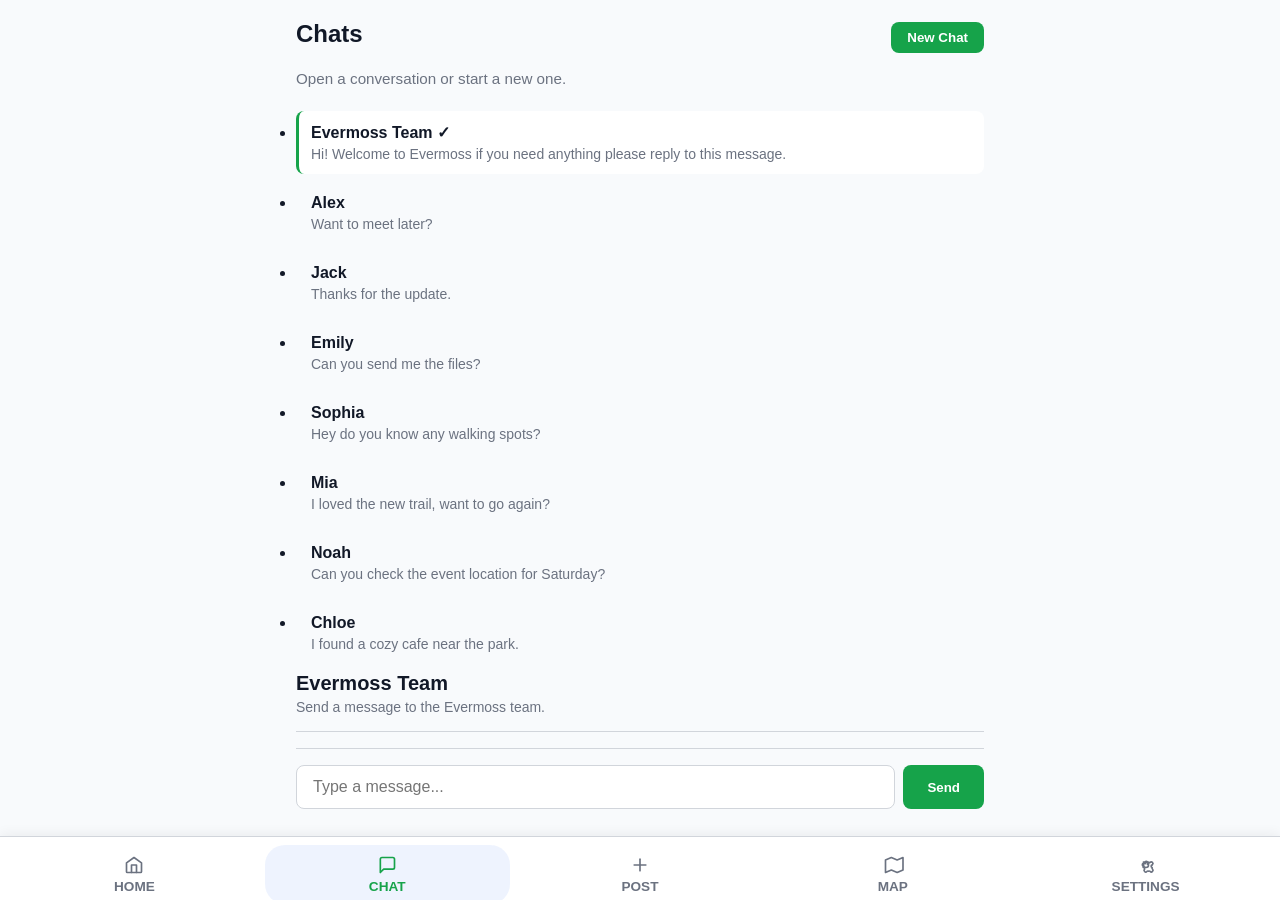
<file: Chat.html>
<!DOCTYPE html>
<html lang="en">
<head>
  <meta charset="UTF-8" />
  <meta name="viewport" content="width=device-width, initial-scale=1.0, viewport-fit=cover" />
  <title>Evermoss – Chat</title>
  <link rel="manifest" href="sw.js" />
  <meta name="theme-color" content="#2563eb" />
  <meta name="apple-mobile-web-app-capable" content="yes" />
  <meta name="apple-mobile-web-app-status-bar-style" content="default" />
  <link rel="stylesheet" href="styles.css" />
  <style>
  
  </style>
</head>
<body>

  <main>

    <div class="chat-app">
      <aside class="chat-list-panel">
        <div class="chat-list-header">
          <h1 class="page-title">Chats</h1>
          <button type="button" id="newChatBtn">New Chat</button>
        </div>
        <p class="page-subtitle">Open a conversation or start a new one.</p>
        <ul class="chat-list" id="chatList" aria-label="Recent chats">
          <li class="chat-item active" data-chat-id="1">
            <span class="chat-item-title">Evermoss Team ✓</span>
            <span class="chat-item-preview">Hi! Welcome to Evermoss if you need anything please reply to this message.</span>
          </li>
          <li class="chat-item" data-chat-id="2">
            <span class="chat-item-title">Alex</span>
            <span class="chat-item-preview">Want to meet later?</span>
          </li>
          <li class="chat-item" data-chat-id="3">
            <span class="chat-item-title">Jack</span>
            <span class="chat-item-preview">Thanks for the update.</span>
          </li>
          <li class="chat-item" data-chat-id="4">
            <span class="chat-item-title">Emily</span>
            <span class="chat-item-preview">Can you send me the files?</span>
          </li>
          <li class="chat-item" data-chat-id="5">
            <span class="chat-item-title">Sophia</span>
            <span class="chat-item-preview">Hey do you know any walking spots?</span>
          </li>
          <li class="chat-item" data-chat-id="6">
            <span class="chat-item-title">Mia</span>
            <span class="chat-item-preview">I loved the new trail, want to go again?</span>
          </li>
          <li class="chat-item" data-chat-id="7">
            <span class="chat-item-title">Noah</span>
            <span class="chat-item-preview">Can you check the event location for Saturday?</span>
          </li>
          <li class="chat-item" data-chat-id="8">
            <span class="chat-item-title">Chloe</span>
            <span class="chat-item-preview">I found a cozy cafe near the park.</span>
          </li>

      <section class="chat-container" aria-label="Chat conversation">
        <div class="chat-header">
          <h2 id="chatTitle">Evermoss Team</h2>
          <p id="chatSubtitle">Send a message to the Evermoss team.</p>
        </div>
        <div class="chat-messages" id="chatMessages"></div>
        <form class="chat-form" id="chatForm">
          <label for="messageInput" class="visually-hidden">Type your message</label>
          <input type="text" id="messageInput" name="message" placeholder="Type a message..." autocomplete="off" required />
          <button type="submit">Send</button>
        </form>
      </section>
    </div>

  </main>

 <
  <nav class="bottom-nav" aria-label="Main navigation">
    <a href="index.html" class="nav-btn"  aria-label="Home">
      <svg viewBox="0 0 24 24" aria-hidden="true">
        <path d="M3 9.5L12 3l9 6.5V20a1 1 0 0 1-1 1H4a1 1 0 0 1-1-1V9.5z"/>
        <path d="M9 21V12h6v9"/>
      </svg>
      Home
    </a>


    <a href="Chat.html" class="nav-btn active" aria-current="page" aria-label="Chat">
      <svg viewBox="0 0 24 24" aria-hidden="true">
        <path d="M21 15a2 2 0 0 1-2 2H8l-4 4V5a2 2 0 0 1 2-2h13a2 2 0 0 1 2 2z"/>
      </svg>
      Chat
    </a>

    <a href="Post.html" class="nav-btn" aria-label="Post">
      <svg viewBox="0 0 24 24" aria-hidden="true">
        <path d="M12 5v14"/>
        <path d="M5 12h14"/>
      </svg>
      Post
    </a>

    <!-- Button 4: MAP -->
    <a href="Map.html" class="nav-btn" aria-label="Map">
      <!-- Map icon -->
      <svg viewBox="0 0 24 24" aria-hidden="true">
        <path d="M3 6l7-3 7 3 7-3v15l-7 3-7-3-7 3V6z"/>
      </svg>
      Map
    </a>

    <a href="Settings.html" class="nav-btn" aria-label="Settings">
      <svg viewBox="0 0 24 24" aria-hidden="true">
        <circle cx="12" cy="12" r="3"/>
        <path d="M19.4 15a1.65 1.65 0 0 0 .33 1.82l.06.06a2 2 0 0 1-2.83 2.83l-.06-.06A1.65 1.65 0 0 0 15 19.4a1.65 1.65 0 0 0-1.82.33l-.06.06a2 2 0 0 1-2.83-2.83l.06-.06A1.65 1.65 0 0 0 8.6 15a1.65 1.65 0 0 0-.33-1.82l-.06-.06a2 2 0 0 1 2.83-2.83l.06.06A1.65 1.65 0 0 0 9 8.6a1.65 1.65 0 0 0 1.82-.33l.06-.06a2 2 0 0 1 2.83 2.83l-.06.06A1.65 1.65 0 0 0 15 8.6a1.65 1.65 0 0 0 1.82.33l.06-.06a2 2 0 0 1 2.83 2.83l-.06.06A1.65 1.65 0 0 0 19.4 15z"/>
      </svg>
      Settings
    </a>

  </nav>

  <script src="sw.js"></script>

</body>
</html>
</file>
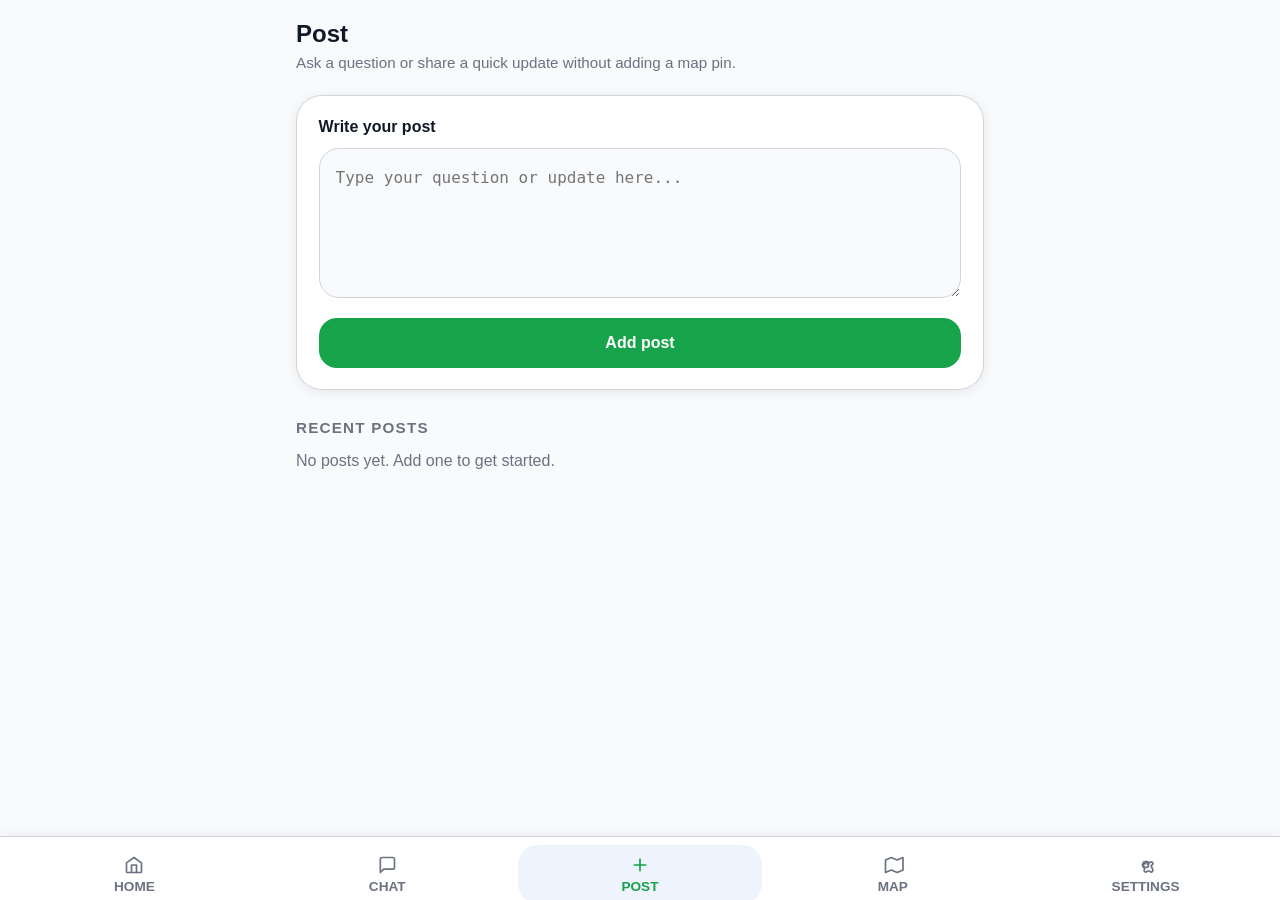
<file: Post.html>
<!DOCTYPE html>
<html lang="en">
<head>
  <meta charset="UTF-8" />
  <meta name="viewport" content="width=device-width, initial-scale=1.0, viewport-fit=cover" />
  <title>My App - Post</title>
  <link rel="manifest" href="manifest.json" />
  <meta name="theme-color" content="#2563eb" />
  <meta name="apple-mobile-web-app-capable" content="yes" />
  <meta name="apple-mobile-web-app-status-bar-style" content="default" />
  <link rel="stylesheet" href="styles.css" />
  <style>
  
  </style>
</head>
<body>

  <main>

    <h1 class="page-title">Post</h1>
    <p class="page-subtitle">Ask a question or share a quick update without adding a map pin.</p>

    <section class="post-form-section">
      <form id="postForm" class="post-form" onsubmit="event.preventDefault(); const text = this.postText.value.trim(); if (!text) { this.postText.focus(); return false; } const card = document.createElement('article'); card.className='post-card'; const message = document.createElement('p'); message.textContent = text; const time = document.createElement('time'); const now = new Date(); time.dateTime = now.toISOString(); time.textContent = new Intl.DateTimeFormat(navigator.language, { dateStyle: 'medium', timeStyle: 'short' }).format(now); card.append(message, time); const posts = document.getElementById('posts'); posts.prepend(card); const emptyState = document.getElementById('emptyState'); emptyState.hidden = posts.children.length > 0; this.postText.value = ''; this.postText.focus(); return false;">
        <label for="postText">Write your post</label>
        <textarea id="postText" name="postText" placeholder="Type your question or update here..." required></textarea>
        <button type="submit">Add post</button>
      </form>
    </section>

    <section class="post-feed" aria-live="polite">
      <h2 class="section-title">Recent posts</h2>
      <div id="posts"></div>
      <p id="emptyState" class="empty-state">No posts yet. Add one to get started.</p>
    </section>

  </main>

  <nav class="bottom-nav">
  
    <a href="index.html" class="nav-btn" aria-label="Home">
      <svg viewBox="0 0 24 24" aria-hidden="true">
        <path d="M3 9.5L12 3l9 6.5V20a1 1 0 0 1-1 1H4a1 1 0 0 1-1-1V9.5z"/>
        <path d="M9 21V12h6v9"/>
      </svg>
      Home
    </a>

    <a href="Chat.html" class="nav-btn" aria-label="Chat">
      <svg viewBox="0 0 24 24" aria-hidden="true">
        <path d="M21 15a2 2 0 0 1-2 2H8l-4 4V5a2 2 0 0 1 2-2h13a2 2 0 0 1 2 2z"/>
      </svg>
      Chat
    </a>


    <a href="Post.html" class="nav-btn active" aria-current="page" aria-label="Post">
      <svg viewBox="0 0 24 24" aria-hidden="true">
        <path d="M12 5v14"/>
        <path d="M5 12h14"/>
      </svg>
      Post
    </a>

    <a href="Map.html" class="nav-btn" aria-label="Map">
      <svg viewBox="0 0 24 24" aria-hidden="true">
        <path d="M3 6l7-3 7 3 7-3v15l-7 3-7-3-7 3V6z"/>
      </svg>
      Map
    </a>

    <a href="Settings.html" class="nav-btn" aria-label="Settings">
      <svg viewBox="0 0 24 24" aria-hidden="true">
        <circle cx="12" cy="12" r="3"/>
        <path d="M19.4 15a1.65 1.65 0 0 0 .33 1.82l.06.06a2 2 0 0 1-2.83 2.83l-.06-.06A1.65 1.65 0 0 0 15 19.4a1.65 1.65 0 0 0-1.82.33l-.06.06a2 2 0 0 1-2.83-2.83l.06-.06A1.65 1.65 0 0 0 8.6 15a1.65 1.65 0 0 0-.33-1.82l-.06-.06a2 2 0 0 1 2.83-2.83l.06.06A1.65 1.65 0 0 0 9 8.6a1.65 1.65 0 0 0 1.82-.33l.06-.06a2 2 0 0 1 2.83 2.83l-.06.06A1.65 1.65 0 0 0 15 8.6a1.65 1.65 0 0 0 1.82.33l.06-.06a2 2 0 0 1 2.83 2.83l-.06.06A1.65 1.65 0 0 0 19.4 15z"/>
      </svg>
      Settings
    </a>


  </nav>

  <script>
    if ('serviceWorker' in navigator) {
      navigator.serviceWorker.register('sw.js');
    }
  </script>

</body>
</html>
</file>
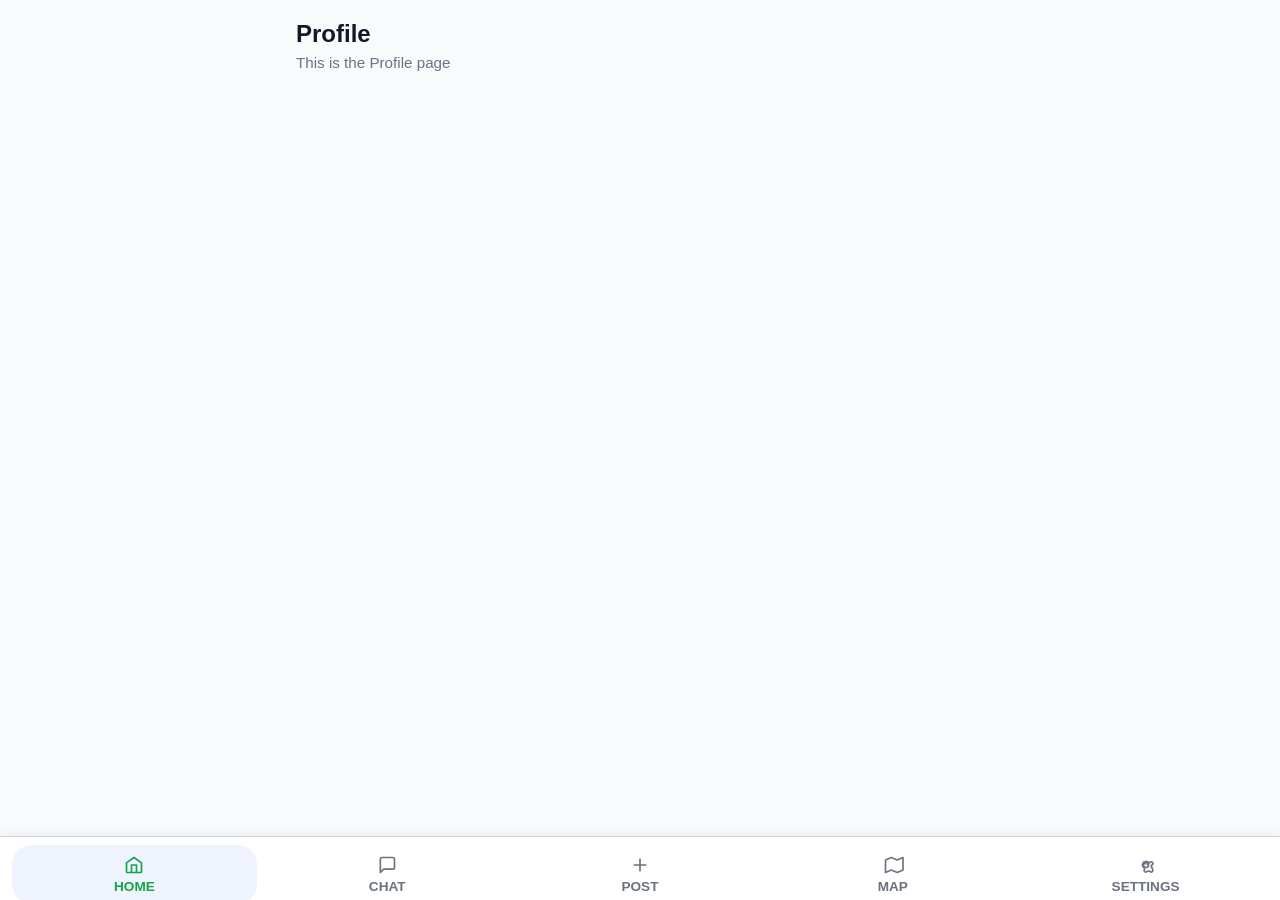
<file: profile.html>
<!DOCTYPE html>
<html lang="en">
<head>
  <meta charset="UTF-8" />
  <meta name="viewport" content="width=device-width, initial-scale=1.0, viewport-fit=cover" />
  <title>My App – Profile</title>
  <link rel="manifest" href="manifest.json" />
  <meta name="theme-color" content="#2563eb" />
  <meta name="apple-mobile-web-app-capable" content="yes" />
  <meta name="apple-mobile-web-app-status-bar-style" content="default" />
  <link rel="stylesheet" href="styles.css" />
</head>
<body>

  <main>

    <h1 class="page-title">Profile</h1>
    <p class="page-subtitle">This is the Profile page</p>

    <!-- ✏️ YOUR CONTENT GOES HERE -->

  </main>

  <!-- BOTTOM NAVIGATION BAR -->
  <!-- Students: change the labels and icons but keep the structure -->
  <nav class="bottom-nav" aria-label="Main navigation">
   <!-- Button 1: HOME (currently active — this is index.html) -->
    <a href="index.html" class="nav-btn active" aria-current="page" aria-label="Home">
      <!-- Home icon -->
      <svg viewBox="0 0 24 24" aria-hidden="true">
        <path d="M3 9.5L12 3l9 6.5V20a1 1 0 0 1-1 1H4a1 1 0 0 1-1-1V9.5z"/>
        <path d="M9 21V12h6v9"/>
      </svg>
      Home
    </a>

    <!-- Button 2: CHAT -->
    <a href="chat.html" class="nav-btn" aria-label="Chat">
      <!-- Chat icon -->
      <svg viewBox="0 0 24 24" aria-hidden="true">
        <path d="M21 15a2 2 0 0 1-2 2H8l-4 4V5a2 2 0 0 1 2-2h13a2 2 0 0 1 2 2z"/>
      </svg>
      Chat
    </a>

    <!-- Button 3: POST -->
    <a href="post.html" class="nav-btn" aria-label="Post">
      <!-- Post icon -->
      <svg viewBox="0 0 24 24" aria-hidden="true">
        <path d="M12 5v14"/>
        <path d="M5 12h14"/>
      </svg>
      Post
    </a>

    <!-- Button 4: MAP -->
    <a href="map.html" class="nav-btn" aria-label="Map">
      <!-- Map icon -->
      <svg viewBox="0 0 24 24" aria-hidden="true">
        <path d="M3 6l7-3 7 3 7-3v15l-7 3-7-3-7 3V6z"/>
      </svg>
      Map
    </a>

    <!-- Button 5: SETTINGS -->
    <a href="settings.html" class="nav-btn" aria-label="Settings">
      <!-- Settings icon -->
      <svg viewBox="0 0 24 24" aria-hidden="true">
        <circle cx="12" cy="12" r="3"/>
        <path d="M19.4 15a1.65 1.65 0 0 0 .33 1.82l.06.06a2 2 0 0 1-2.83 2.83l-.06-.06A1.65 1.65 0 0 0 15 19.4a1.65 1.65 0 0 0-1.82.33l-.06.06a2 2 0 0 1-2.83-2.83l.06-.06A1.65 1.65 0 0 0 8.6 15a1.65 1.65 0 0 0-.33-1.82l-.06-.06a2 2 0 0 1 2.83-2.83l.06.06A1.65 1.65 0 0 0 9 8.6a1.65 1.65 0 0 0 1.82-.33l.06-.06a2 2 0 0 1 2.83 2.83l-.06.06A1.65 1.65 0 0 0 15 8.6a1.65 1.65 0 0 0 1.82.33l.06-.06a2 2 0 0 1 2.83 2.83l-.06.06A1.65 1.65 0 0 0 19.4 15z"/>
      </svg>
      Settings
    </a>


    </a>

  </nav>

  <script>
    if ('serviceWorker' in navigator) {
      navigator.serviceWorker.register('sw.js');
    }
  </script>

</body>
</html>
</file>
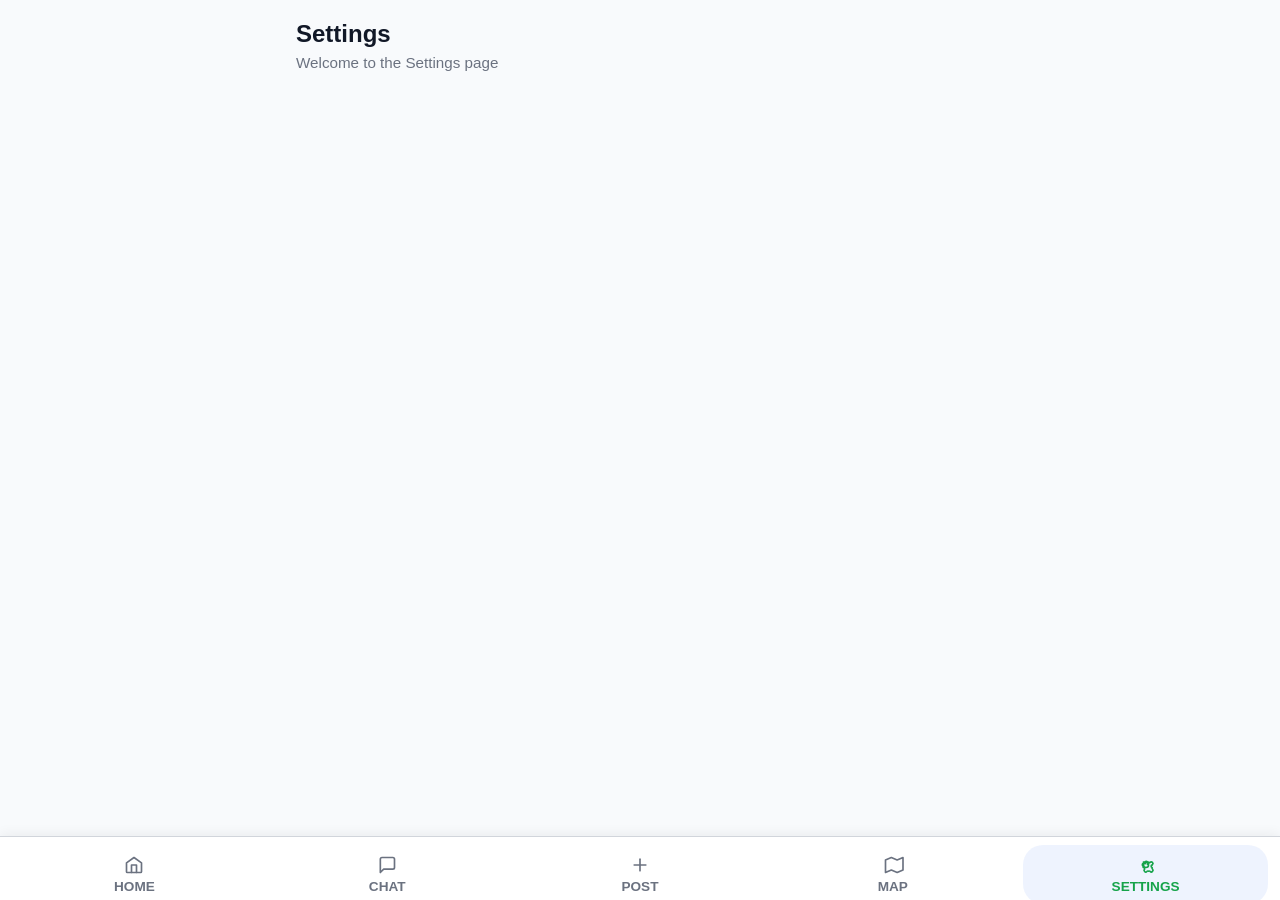
<file: settings.html>
<!DOCTYPE html>
<html lang="en">
<head>
  <meta charset="UTF-8" />
  <!-- Makes it look correct on mobile screens -->
  <meta name="viewport" content="width=device-width, initial-scale=1.0, viewport-fit=cover" />
  <title>My App – Settings</title>

  <!-- PWA stuff -->
  <link rel="manifest" href="manifest.json" />
  <meta name="theme-color" content="#2563eb" />
  <meta name="apple-mobile-web-app-capable" content="yes" />
  <meta name="apple-mobile-web-app-status-bar-style" content="default" />

  <!-- Shared stylesheet -->
  <link rel="stylesheet" href="styles.css" />
</head>
<body>

  <!-- =============================================
       MAIN CONTENT AREA
       Students: add your page content below here!
       ============================================= -->
  <main>

    <h1 class="page-title">Settings</h1>
    <p class="page-subtitle">Welcome to the Settings page</p>

    <!-- ✏️ YOUR CONTENT GOES HERE -->

  </main>
  <!-- =============================================
       END OF MAIN CONTENT AREA
       ============================================= -->


  <!-- BOTTOM NAVIGATION BAR -->
  <!-- Students: change the labels and icons but keep the structure -->
  <nav class="bottom-nav">
    <!-- Button 1: HOME (currently active — this is index.html) -->
    <a href="index.html" class="nav-btn" aria-label="Home">
      <!-- Home icon -->
      <svg viewBox="0 0 24 24" aria-hidden="true">
        <path d="M3 9.5L12 3l9 6.5V20a1 1 0 0 1-1 1H4a1 1 0 0 1-1-1V9.5z"/>
        <path d="M9 21V12h6v9"/>
      </svg>
      Home
    </a>

    <!-- Button 2: CHAT -->
    <a href="chat.html" class="nav-btn" aria-label="Chat">
      <!-- Chat icon -->
      <svg viewBox="0 0 24 24" aria-hidden="true">
        <path d="M21 15a2 2 0 0 1-2 2H8l-4 4V5a2 2 0 0 1 2-2h13a2 2 0 0 1 2 2z"/>
      </svg>
      Chat
    </a>

    <!-- Button 3: POST -->
    <a href="post.html" class="nav-btn" aria-label="Post">
      <!-- Post icon -->
      <svg viewBox="0 0 24 24" aria-hidden="true" fill="none" stroke="currentColor" stroke-width="2" stroke-linecap="round" stroke-linejoin="round">
        <path d="M12 5v14"/>
        <path d="M5 12h14"/>
      </svg>
      Post
    </a>

    <!-- Button 4: MAP -->
    <a href="map.html" class="nav-btn" aria-label="Map">
      <!-- Map icon -->
      <svg viewBox="0 0 24 24" aria-hidden="true">
        <path d="M3 6l7-3 7 3 7-3v15l-7 3-7-3-7 3V6z"/>
      </svg>
      Map
    </a>

    <!-- Button 5: SETTINGS -->
    <a href="settings.html" class="nav-btn active" aria-current="page" aria-label="Settings">
      <!-- Settings icon -->
      <svg viewBox="0 0 24 24" aria-hidden="true">
        <circle cx="12" cy="12" r="3"/>
        <path d="M19.4 15a1.65 1.65 0 0 0 .33 1.82l.06.06a2 2 0 0 1-2.83 2.83l-.06-.06A1.65 1.65 0 0 0 15 19.4a1.65 1.65 0 0 0-1.82.33l-.06.06a2 2 0 0 1-2.83-2.83l.06-.06A1.65 1.65 0 0 0 8.6 15a1.65 1.65 0 0 0-.33-1.82l-.06-.06a2 2 0 0 1 2.83-2.83l.06.06A1.65 1.65 0 0 0 9 8.6a1.65 1.65 0 0 0 1.82-.33l.06-.06a2 2 0 0 1 2.83 2.83l-.06.06A1.65 1.65 0 0 0 15 8.6a1.65 1.65 0 0 0 1.82.33l.06-.06a2 2 0 0 1 2.83 2.83l-.06.06A1.65 1.65 0 0 0 19.4 15z"/>
      </svg>
      Settings
    </a>


  </nav>
  <!-- END NAVIGATION BAR -->

  <!-- Service worker registration (makes it a PWA) -->
  <script>
    if ('serviceWorker' in navigator) {
      navigator.serviceWorker.register('sw.js');
    }
  </script>

</body>
</html>
</file>
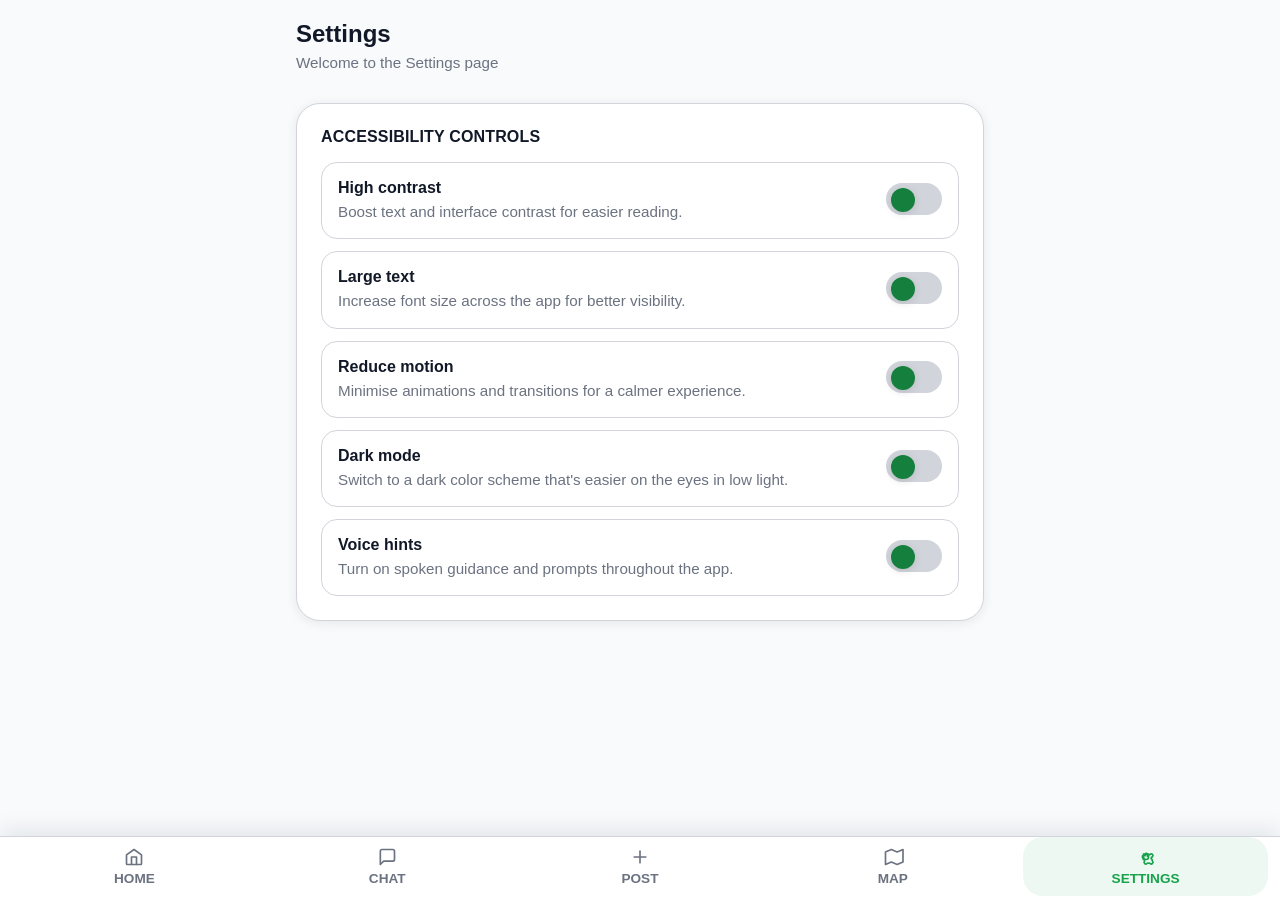
<file: Settings.html>
<!DOCTYPE html>
<html lang="en">
  <head>
    <meta charset="UTF-8" />
    <!-- Makes it look correct on mobile screens -->
    <meta name="viewport" content="width=device-width, initial-scale=1.0, viewport-fit=cover" />
    <title>Evermoss-Settings</title>
    <!-- PWA -->
    <link rel="manifest" href="manifest.json" />
    <meta name="theme-color" content="#4A5c40" />
    <meta name="apple-mobile-web-app-capable" content="yes" />
    <meta name="apple-mobile-web-app-status-bar-style" content="default" />
    <!-- Styles -->
    <link rel="stylesheet" href="styles.css" />
  <style>
    :root {
      --colour-bg: #f8fafc;
      --colour-surface: #ffffff;
      --colour-primary: #16a34a;
      --colour-primary-dark: #15803d;
      --colour-text: #111827;
      --colour-muted: #6b7280;
      --colour-border: #d1d5db;
      --colour-nav-bg: #ffffff;
      --colour-nav-icon: #6b7280;
      --colour-nav-active: #16a34a;
      --shadow: 0 2px 12px rgba(0, 0, 0, 0.08);
    }

    body.dark-mode {
      --colour-bg: #111827;
      --colour-surface: #1f2937;
      --colour-primary: #4ade80;
      --colour-primary-dark: #22c55e;
      --colour-text: #f9fafb;
      --colour-muted: #9ca3af;
      --colour-border: #374151;
      --colour-nav-bg: #111827;
      --colour-nav-icon: #9ca3af;
      --colour-nav-active: #f9fafb;
      --shadow: 0 2px 12px rgba(0, 0, 0, 0.48);
    }

    body.high-contrast {
      --colour-bg: #000000;
      --colour-surface: #000000;
      --colour-text: #ffffff;
      --colour-muted: #f8fafc;
      --colour-border: #ffffff;
      --colour-nav-bg: #000000;
      --colour-nav-icon: #ffffff;
      --colour-nav-active: #ffffff;
    }

    body.large-text {
      font-size: 1.15rem;
    }

    body.reduce-motion *,
    body.reduce-motion {
      animation-duration: 0.001s !important;
      transition-duration: 0.001s !important;
    }

    body.dark-mode .toggle-slider {
      background: rgba(255, 255, 255, 0.12);
    }

    .setting-item {
      display: flex;
      align-items: center;
      justify-content: space-between;
      gap: 1rem;
      padding: 1rem;
      margin-bottom: 0.75rem;
      background: var(--colour-surface);
      border: 1px solid var(--colour-border);
      border-radius: 1rem;
    }

    .setting-item > div {
      min-width: 0;
      flex: 1;
    }

    .setting-item label {
      display: block;
      font-weight: 600;
      color: var(--colour-text);
      margin-bottom: 0.25rem;
    }

    .setting-item p {
      margin: 0;
      color: var(--colour-muted);
      line-height: 1.4;
    }

    .toggle-control {
      position: relative;
      display: inline-block;
      width: 56px;
      height: 32px;
      flex-shrink: 0;
    }

    .toggle-control input {
      position: absolute;
      inset: 0;
      width: 100%;
      height: 100%;
      margin: 0;
      opacity: 0;
      z-index: 2;
      cursor: pointer;
    }

    .toggle-slider {
      position: absolute;
      inset: 0;
      border-radius: 999px;
      background: var(--colour-border);
      transition: background 0.2s ease, transform 0.2s ease;
      border: 1px solid transparent;
    }

    .toggle-slider::before {
      content: '';
      position: absolute;
      top: 4px;
      left: 4px;
      width: 24px;
      height: 24px;
      border-radius: 50%;
      background: var(--colour-primary-dark);
      box-shadow: 0 2px 8px rgba(0, 0, 0, 0.12);
      transition: transform 0.2s ease;
    }

    .toggle-control input:checked + .toggle-slider {
      background: var(--colour-primary);
      border-color: var(--colour-primary-dark);
    }

    .toggle-control input:checked + .toggle-slider::before {
      transform: translateX(24px);
    }

    .toggle-control input:focus-visible + .toggle-slider {
      box-shadow: 0 0 0 4px rgba(22, 163, 74, 0.18);
    }

    .bottom-nav {
      position: fixed;
      left: 0;
      right: 0;
      bottom: 0;
      z-index: 20;
      display: flex;
      justify-content: space-between;
      align-items: center;
      padding: 0.75rem 0.75rem 1rem;
      gap: 0.5rem;
      background: rgba(255, 255, 255, 0.96);
      border-top: 1px solid var(--colour-border);
      box-shadow: 0 -8px 20px rgba(15, 23, 42, 0.08);
      backdrop-filter: blur(14px);
    }

    .bottom-nav .nav-btn {
      flex: 1;
      min-width: 0;
      display: inline-flex;
      flex-direction: column;
      align-items: center;
      justify-content: center;
      gap: 0.25rem;
      padding: 0.65rem 0.5rem;
      border-radius: 1.25rem;
      color: var(--colour-nav-icon);
      text-decoration: none;
      background: transparent;
      transition: background 0.2s ease, color 0.2s ease;
      font-size: 0.85rem;
    }

    .bottom-nav .nav-btn svg {
      width: 1.25rem;
      height: 1.25rem;
    }

    .bottom-nav .nav-btn.active,
    .bottom-nav .nav-btn:hover {
      color: var(--colour-nav-active);
      background: rgba(22, 163, 74, 0.08);
    }

    body.dark-mode .bottom-nav {
      background: rgba(17, 24, 39, 0.96);
    }

    body.dark-mode .bottom-nav .nav-btn.active,
    body.dark-mode .bottom-nav .nav-btn:hover {
      background: rgba(74, 222, 128, 0.16);
    }

    body.high-contrast .bottom-nav {
      background: #000;
      border-color: #fff;
    }
  </style>

</head>
<body>

  <main>

    <h1 class="page-title">Settings</h1>
    <p class="page-subtitle">Welcome to the Settings page</p>

    <section class="settings-panel">
      <h2>Accessibility controls</h2>

      <div class="setting-item">
        <div>
          <label for="toggle-high-contrast">High contrast</label>
          <p>Boost text and interface contrast for easier reading.</p>
        </div>
        <label class="toggle-control">
          <input id="toggle-high-contrast" type="checkbox" />
          <span class="toggle-slider"></span>
          <span class="visually-hidden">Enable high contrast</span>
        </label>
      </div>

      <div class="setting-item">
        <div>
          <label for="toggle-large-text">Large text</label>
          <p>Increase font size across the app for better visibility.</p>
        </div>
        <label class="toggle-control">
          <input id="toggle-large-text" type="checkbox" />
          <span class="toggle-slider"></span>
          <span class="visually-hidden">Enable large text</span>
        </label>
      </div>

      <div class="setting-item">
        <div>
          <label for="toggle-reduce-motion">Reduce motion</label>
          <p>Minimise animations and transitions for a calmer experience.</p>
        </div>
        <label class="toggle-control">
          <input id="toggle-reduce-motion" type="checkbox" />
          <span class="toggle-slider"></span>
          <span class="visually-hidden">Enable reduce motion</span>
        </label>
      </div>

      <div class="setting-item">
        <div>
          <label for="toggle-dark-mode">Dark mode</label>
          <p>Switch to a dark color scheme that's easier on the eyes in low light.</p>
        </div>
        <label class="toggle-control">
          <input id="toggle-dark-mode" type="checkbox" />
          <span class="toggle-slider"></span>
          <span class="visually-hidden">Enable dark mode</span>
        </label>
      </div>

      <div class="setting-item">
        <div>
          <label for="toggle-voice-hints">Voice hints</label>
          <p>Turn on spoken guidance and prompts throughout the app.</p>
        </div>
        <label class="toggle-control">
          <input id="toggle-voice-hints" type="checkbox" />
          <span class="toggle-slider"></span>
          <span class="visually-hidden">Enable voice hints</span>
        </label>
      </div>
    </section>

    <div id="voice-hints-live" aria-live="polite" aria-atomic="true" class="visually-hidden"></div>

  </main>


  <nav class="bottom-nav">
    <!-- Button 1: HOME (currently active — this is index.html) -->
    <a href="index.html" class="nav-btn" aria-label="Home">

      <svg viewBox="0 0 24 24" aria-hidden="true">
        <path d="M3 9.5L12 3l9 6.5V20a1 1 0 0 1-1 1H4a1 1 0 0 1-1-1V9.5z"/>
        <path d="M9 21V12h6v9"/>
      </svg>
      Home
    </a>


    <a href="Chat.html" class="nav-btn" aria-label="Chat">
      <!-- Chat icon -->
      <svg viewBox="0 0 24 24" aria-hidden="true">
        <path d="M21 15a2 2 0 0 1-2 2H8l-4 4V5a2 2 0 0 1 2-2h13a2 2 0 0 1 2 2z"/>
      </svg>
      Chat
    </a>

    <!-- Button 3: POST -->
    <a href="Post.html" class="nav-btn" aria-label="Post">
      <!-- Post icon -->
      <svg viewBox="0 0 24 24" aria-hidden="true" fill="none" stroke="currentColor" stroke-width="2" stroke-linecap="round" stroke-linejoin="round">
        <path d="M12 5v14"/>
        <path d="M5 12h14"/>
      </svg>
      Post
    </a>

    <!-- Button 4: MAP -->
    <a href="Map.html" class="nav-btn" aria-label="Map">
      <!-- Map icon -->
      <svg viewBox="0 0 24 24" aria-hidden="true">
        <path d="M3 6l7-3 7 3 7-3v15l-7 3-7-3-7 3V6z"/>
      </svg>
      Map
    </a>

    <!-- Button 5: SETTINGS -->
    <a href="Settings.html" class="nav-btn active" aria-current="page" aria-label="Settings">
      <!-- Settings icon -->
      <svg viewBox="0 0 24 24" aria-hidden="true">
        <circle cx="12" cy="12" r="3"/>
        <path d="M19.4 15a1.65 1.65 0 0 0 .33 1.82l.06.06a2 2 0 0 1-2.83 2.83l-.06-.06A1.65 1.65 0 0 0 15 19.4a1.65 1.65 0 0 0-1.82.33l-.06.06a2 2 0 0 1-2.83-2.83l.06-.06A1.65 1.65 0 0 0 8.6 15a1.65 1.65 0 0 0-.33-1.82l-.06-.06a2 2 0 0 1 2.83-2.83l.06.06A1.65 1.65 0 0 0 9 8.6a1.65 1.65 0 0 0 1.82-.33l.06-.06a2 2 0 0 1 2.83 2.83l-.06.06A1.65 1.65 0 0 0 15 8.6a1.65 1.65 0 0 0 1.82.33l.06-.06a2 2 0 0 1 2.83 2.83l-.06.06A1.65 1.65 0 0 0 19.4 15z"/>
      </svg>
      Settings
    </a>


  </nav>

  <script>
document.addEventListener('DOMContentLoaded', () => {
  const body = document.body;
  const liveRegion = document.getElementById('voice-hints-live');

  const settings = [
    ['toggle-high-contrast','high-contrast','settingHighContrast','High contrast'],
    ['toggle-large-text','large-text','settingLargeText','Large text'],
    ['toggle-reduce-motion','reduce-motion','settingReduceMotion','Reduce motion'],
    ['toggle-dark-mode','dark-mode','settingDarkMode','Dark mode'],
    ['toggle-voice-hints','voice-hints-enabled','settingVoiceHints','Voice hints']
  ];

  const safeGet = (k) => { try { return localStorage.getItem(k); } catch { return null; } };
  const safeSet = (k,v) => { try { localStorage.setItem(k,v); } catch { } };

  const voiceActive = () => body.classList.contains('voice-hints-enabled');
  const announce = (msg) => {
    if (!liveRegion || !voiceActive()) return;
    liveRegion.textContent = '';
    requestAnimationFrame(() => liveRegion.textContent = msg);
  };

  const apply = (id, cls, storageKey, label, enabled, silent = false) => {
    body.classList.toggle(cls, enabled);
    const cb = document.getElementById(id);
    if (cb) cb.checked = enabled;
    safeSet(storageKey, enabled ? 'true' : 'false');
    if (!silent) {
      if (id === 'toggle-voice-hints' && enabled) announce('Voice hints enabled.');
      else if (id !== 'toggle-voice-hints') announce(`${label} ${enabled ? 'enabled' : 'disabled'}.`);
    }
  };

  settings.forEach(([id, cls, storageKey, label]) => {
    const cb = document.getElementById(id);
    if (!cb) return;
    cb.addEventListener('change', (e) => apply(id, cls, storageKey, label, e.target.checked));
    apply(id, cls, storageKey, label, safeGet(storageKey) === 'true', true);
  });
});
  </script>
 
</body>
</html>
</file>
<file: styles.css>
/* ============================================================
   DESIGN TOKENS
   ============================================================ */

:root {
  --colour-bg: #f4f4f2;
  --colour-surface: #ffffff;

  --colour-primary: #4A5c40;
  --colour-primary-dark: #1d4ed8;

  --colour-text: #1a1a1a;
  --colour-muted: #6b7280;

  --colour-border: #e5e7eb;

  --colour-nav-bg: #4A5c40;
  --colour-nav-icon: #919191;
  --colour-nav-active: #ffffff;

  --nav-height: 64px;

  --radius: 12px;
  --shadow: 0 2px 12px rgba(0, 0, 0, 0.08);

  --font-main: 'Segoe UI', Tahoma, Geneva, Verdana, sans-serif;
  --font-color: var(--colour-text);
}

/* ============================================================
   DARK MODE
   ============================================================ */

.darkMode {
  --colour-bg: #111827;
  --colour-surface: #1f2937;

  --colour-primary: #60a5fa;
  --colour-primary-dark: #3b82f6;

  --colour-text: #f9fafb;
  --colour-muted: #9ca3af;

  --colour-border: #374151;

  --colour-nav-bg: #111827;
  --colour-nav-icon: #9ca3af;
  --colour-nav-active: #f9fafb;

  --shadow: 0 2px 12px rgba(0, 0, 0, 0.48);
}



 :root {
      --colour-bg: #f8fafc;
      --colour-surface: #ffffff;
      --colour-primary: #16a34a;
      --colour-primary-dark: #15803d;
      --colour-text: #111827;
      --colour-muted: #6b7280;
      --colour-border: #d1d5db;
      --colour-nav-bg: #ffffff;
      --colour-nav-icon: #6b7280;
      --colour-nav-active: #16a34a;
      --shadow: 0 2px 12px rgba(0, 0, 0, 0.08);
    }

    body.dark-mode {
      --colour-bg: #111827;
      --colour-surface: #1f2937;
      --colour-primary: #4ade80;
      --colour-primary-dark: #22c55e;
      --colour-text: #f9fafb;
      --colour-muted: #9ca3af;
      --colour-border: #374151;
      --colour-nav-bg: #111827;
      --colour-nav-icon: #9ca3af;
      --colour-nav-active: #f9fafb;
      --shadow: 0 2px 12px rgba(0, 0, 0, 0.48);
    }

    body.high-contrast {
      --colour-bg: #000000;
      --colour-surface: #000000;
      --colour-text: #ffffff;
      --colour-muted: #f8fafc;
      --colour-border: #ffffff;
      --colour-nav-bg: #000000;
      --colour-nav-icon: #ffffff;
      --colour-nav-active: #ffffff;
    }

    body.large-text {
      font-size: 1.15rem;
    }

    body.reduce-motion *,
    body.reduce-motion {
      animation-duration: 0.001s !important;
      transition-duration: 0.001s !important;
    }

    body.dark-mode .toggle-slider {
      background: rgba(255, 255, 255, 0.12);
    }

    .setting-item {
      display: flex;
      align-items: center;
      justify-content: space-between;
      gap: 1rem;
      padding: 1rem;
      margin-bottom: 0.75rem;
      background: var(--colour-surface);
      border: 1px solid var(--colour-border);
      border-radius: 1rem;
    }

    .setting-item > div {
      min-width: 0;
      flex: 1;
    }

    .setting-item label {
      display: block;
      font-weight: 600;
      color: var(--colour-text);
      margin-bottom: 0.25rem;
    }

    .setting-item p {
      margin: 0;
      color: var(--colour-muted);
      line-height: 1.4;
    }

    .toggle-control {
      position: relative;
      display: inline-block;
      width: 56px;
      height: 32px;
      flex-shrink: 0;
    }

    .toggle-control input {
      position: absolute;
      inset: 0;
      width: 100%;
      height: 100%;
      margin: 0;
      opacity: 0;
      z-index: 2;
      cursor: pointer;
    }

    .toggle-slider {
      position: absolute;
      inset: 0;
      border-radius: 999px;
      background: var(--colour-border);
      transition: background 0.2s ease, transform 0.2s ease;
      border: 1px solid transparent;
    }

    .toggle-slider::before {
      content: '';
      position: absolute;
      top: 4px;
      left: 4px;
      width: 24px;
      height: 24px;
      border-radius: 50%;
      background: #ffffff;
      box-shadow: 0 2px 8px rgba(0, 0, 0, 0.12);
      transition: transform 0.2s ease;
    }

    .toggle-control input:checked + .toggle-slider {
      background: var(--colour-primary);
      border-color: var(--colour-primary-dark);
    }

    .toggle-control input:checked + .toggle-slider::before {
      transform: translateX(24px);
    }

    .toggle-control input:focus-visible + .toggle-slider {
      box-shadow: 0 0 0 4px rgba(37, 99, 235, 0.18);
    }

    .bottom-nav {
      position: fixed;
      left: 0;
      right: 0;
      bottom: 0;
      z-index: 20;
      display: flex;
      justify-content: space-between;
      align-items: center;
      padding: 0.75rem 0.75rem 1rem;
      gap: 0.5rem;
      background: rgba(255, 255, 255, 0.96);
      border-top: 1px solid var(--colour-border);
      box-shadow: 0 -8px 20px rgba(15, 23, 42, 0.08);
      backdrop-filter: blur(14px);
    }

    .bottom-nav .nav-btn {
      flex: 1;
      min-width: 0;
      display: inline-flex;
      flex-direction: column;
      align-items: center;
      justify-content: center;
      gap: 0.25rem;
      padding: 0.65rem 0.5rem;
      border-radius: 1.25rem;
      color: var(--colour-nav-icon);
      text-decoration: none;
      background: transparent;
      transition: background 0.2s ease, color 0.2s ease;
      font-size: 0.85rem;
    }

    .bottom-nav .nav-btn svg {
      width: 1.25rem;
      height: 1.25rem;
    }

    .bottom-nav .nav-btn.active,
    .bottom-nav .nav-btn:hover {
      color: var(--colour-nav-active);
      background: rgba(37, 99, 235, 0.08);
    }

    body.dark-mode .bottom-nav {
      background: rgba(17, 24, 39, 0.96);
    }

    body.dark-mode .bottom-nav .nav-btn.active,
    body.dark-mode .bottom-nav .nav-btn:hover {
      background: rgba(96, 165, 250, 0.16);
    }

    body.high-contrast .bottom-nav {
      background: #000;
      border-color: #fff;
    }
@media (prefers-color-scheme: dark) {
  :root {
    --colour-bg: #111827;
    --colour-surface: #1f2937;

    --colour-primary: #60a5fa;
    --colour-primary-dark: #3b82f6;

    --colour-text: #f9fafb;
    --colour-muted: #9ca3af;

    --colour-border: #374151;

    --colour-nav-bg: #111827;
    --colour-nav-icon: #9ca3af;
    --colour-nav-active: #f9fafb;

    --shadow: 0 2px 12px rgba(0, 0, 0, 0.48);
  }
}

/* ============================================================
   RESET & BASE
   ============================================================ */

* {
  margin: 0;
  padding: 0;
  box-sizing: border-box;
}

html,
body {
  height: 100%;
}

body {
  font-family: var(--font-main);
  background: var(--colour-bg);
  color: var(--colour-text);
  display: flex;
  flex-direction: column;
  padding-bottom: var(--nav-height);
}

header {
  display: none;
  background-color: var(--colour-primary);
}

h1, h2, h3, h4, h5, h6 {
  margin: 0;
  font-weight: 700;
  font-family: var(--font-main);
  color: var(--colour-text);
}

/* ============================================================
   LAYOUT
   ============================================================ */

main {
  flex: 1;
  padding: 20px 16px;
  overflow-y: auto;
  min-height: calc(100vh - var(--nav-height));
  max-width: 720px;
  margin: 0 auto;
  width: 100%;
}

/* ============================================================
   TYPOGRAPHY
   ============================================================ */

.page-title {
  font-size: 1.5rem;
  font-weight: 700;
  margin-bottom: 6px;
  color: var(--colour-text);
}

.page-subtitle {
  font-size: 0.95rem;
  color: var(--colour-muted);
  margin-bottom: 24px;
}

.section-title {
  margin: 0 0 1rem;
  color: var(--colour-muted);
  font-size: 0.95rem;
  text-transform: uppercase;
  letter-spacing: 0.08em;
  font-weight: 700;
}

/* ============================================================
   CARD
   ============================================================ */

.card {
  background: var(--colour-surface);
  border-radius: var(--radius);
  padding: 16px;
  box-shadow: var(--shadow);
  margin-bottom: 16px;
}

/* ============================================================
   BUTTONS
   ============================================================ */

.btn {
  display: inline-flex;
  align-items: center;
  justify-content: center;
  gap: 8px;
  padding: 12px 24px;
  border: none;
  border-radius: 8px;
  font-family: var(--font-main);
  font-size: 0.95rem;
  font-weight: 600;
  cursor: pointer;
  transition: 0.15s ease;
}

.btn:active {
  transform: scale(0.97);
}

.btn-primary {
  background: var(--colour-primary);
  color: white;
}

.btn-primary:hover {
  background: var(--colour-primary-dark);
}

.btn-outline {
  background: transparent;
  color: var(--colour-primary);
  border: 2px solid var(--colour-primary);
}

.btn-block {
  width: 100%;
}

/* ============================================================
   DIVIDER
   ============================================================ */

.divider {
  border: none;
  border-top: 1px solid var(--colour-border);
  margin: 16px 0;
}

/* ============================================================
   BOTTOM NAV
   ============================================================ */

.bottom-nav {
  position: fixed;
  bottom: 0;
  left: 0;
  right: 0;
  height: var(--nav-height);
  background: var(--colour-nav-bg);
  border-top: 1px solid var(--colour-border);
  display: flex;
  box-shadow: 0 -2px 12px rgba(0, 0, 0, 0.06);
  z-index: 100;
}

.nav-btn {
  flex: 1;
  display: flex;
  flex-direction: column;
  align-items: center;
  justify-content: center;
  gap: 4px;
  text-decoration: none;
  color: var(--colour-nav-icon);
  font-size: 0.65rem;
  font-weight: 600;
  text-transform: uppercase;
  transition: color 0.15s ease;
  -webkit-tap-highlight-color: transparent;
}

.nav-btn.active,
.nav-btn[aria-current="page"] {
  color: var(--colour-nav-active);
}

.nav-btn svg {
  width: 24px;
  height: 24px;
  display: block;
  fill: none;
  stroke: currentColor;
  stroke-width: 2;
  stroke-linecap: round;
  stroke-linejoin: round;
  overflow: visible;
}

@supports (padding-bottom: env(safe-area-inset-bottom)) {
  .bottom-nav {
    padding-bottom: env(safe-area-inset-bottom);
    height: calc(var(--nav-height) + env(safe-area-inset-bottom));
  }

  body {
    padding-bottom: calc(var(--nav-height) + env(safe-area-inset-bottom));
  }
}

/* ============================================================
   SETTINGS PAGE
   ============================================================ */

.settings-panel {
  max-width: 760px;
  margin: 2rem auto;
  padding: 1.5rem;
  background: var(--colour-surface);
  border-radius: 24px;
  box-shadow: var(--shadow);
  border: 1px solid var(--colour-border);
}

.settings-panel h2 {
  margin: 0 0 1rem;
  font-size: 1rem;
  color: var(--colour-text);
  letter-spacing: 0.01em;
  text-transform: uppercase;
}

.setting-item {
  display: flex;
  justify-content: space-between;
  align-items: center;
  gap: 1rem;
  padding: 1rem 1.1rem;
  margin-bottom: 1rem;
  border-radius: 18px;
  background: var(--colour-bg);
  border: 1px solid var(--colour-border);
}

.setting-item:last-child {
  margin-bottom: 0;
}

.setting-item label {
  display: block;
  margin-bottom: 0.25rem;
  font-weight: 700;
  color: var(--colour-text);
}

.setting-item p {
  margin: 0;
  color: var(--colour-muted);
  font-size: 0.95rem;
  line-height: 1.5;
}

.toggle-control {
  position: relative;
  width: 52px;
  height: 28px;
  display: inline-block;
  flex-shrink: 0;
}

.toggle-control input {
  opacity: 0;
  width: 0;
  height: 0;
}

.toggle-slider {
  position: absolute;
  inset: 0;
  border-radius: 999px;
  background: var(--colour-border);
  transition: background 0.25s ease;
}

.toggle-slider::before {
  content: "";
  position: absolute;
  height: 22px;
  width: 22px;
  left: 3px;
  bottom: 3px;
  background: #fff;
  border-radius: 50%;
  box-shadow: 0 10px 24px rgba(15, 23, 42, 0.12);
  transition: transform 0.25s ease;
}

.toggle-control input:checked + .toggle-slider {
  background: var(--colour-primary);
}

.toggle-control input:checked + .toggle-slider::before {
  transform: translateX(24px);
}

.visually-hidden {
  position: absolute;
  width: 1px;
  height: 1px;
  padding: 0;
  margin: -1px;
  overflow: hidden;
  clip: rect(0, 0, 0, 0);
  white-space: nowrap;
  border: 0;
}

/* ============================================================
   CHAT PAGE
   ============================================================ */

.chat-list-header {
  display: flex;
  justify-content: space-between;
  align-items: center;
  margin-bottom: 1rem;
}

#newChatBtn {
  background: var(--colour-primary);
  color: white;
  border: none;
  border-radius: 0.5rem;
  padding: 0.5rem 1rem;
  font-weight: 600;
  cursor: pointer;
  transition: background 0.2s;
}

#newChatBtn:hover {
  background: var(--colour-primary-dark);
}

.chat-item {
  padding: 0.75rem;
  margin-bottom: 0.5rem;
  border-radius: 0.5rem;
  cursor: pointer;
  transition: background 0.2s;
  border-left: 3px solid transparent;
}

.chat-item:hover {
  background: var(--colour-border);
}

.chat-item.active {
  background: var(--colour-surface);
  border-left-color: var(--colour-primary);
}

.chat-item-title {
  display: block;
  font-weight: 600;
  color: var(--colour-text);
  margin-bottom: 0.25rem;
}

.chat-item-preview {
  display: block;
  font-size: 0.875rem;
  color: var(--colour-muted);
}

.chat-header {
  border-bottom: 1px solid var(--colour-border);
  padding-bottom: 1rem;
  margin-bottom: 1rem;
}

#chatTitle {
  font-size: 1.25rem;
  font-weight: 700;
  color: var(--colour-text);
  margin: 0 0 0.25rem 0;
}

#chatSubtitle {
  color: var(--colour-muted);
  font-size: 0.875rem;
  margin: 0;
}

.chat-form {
  display: flex;
  gap: 0.5rem;
  padding-top: 1rem;
  border-top: 1px solid var(--colour-border);
}

#messageInput {
  flex: 1;
  padding: 0.75rem 1rem;
  border: 1px solid var(--colour-border);
  border-radius: 0.5rem;
  font-size: 1rem;
  background: var(--colour-surface);
  color: var(--colour-text);
  transition: border-color 0.2s;
}

#messageInput:focus {
  outline: none;
  border-color: var(--colour-primary);
  box-shadow: 0 0 0 3px rgba(74, 92, 64, 0.15);
}

.chat-form button {
  background: var(--colour-primary);
  color: white;
  border: none;
  border-radius: 0.5rem;
  padding: 0.75rem 1.5rem;
  font-weight: 600;
  cursor: pointer;
  transition: background 0.2s;
}

.chat-form button:hover {
  background: var(--colour-primary-dark);
}

/* ============================================================
   POST PAGE
   ============================================================ */

.post-form-section {
  background: var(--colour-surface);
  border: 1px solid var(--colour-border);
  border-radius: 26px;
  padding: 1.35rem;
  box-shadow: var(--shadow);
}

.post-form label {
  display: block;
  margin-bottom: 0.75rem;
  font-weight: 600;
  color: var(--colour-text);
}

.post-form textarea {
  width: 100%;
  min-height: 150px;
  border: 1px solid var(--colour-border);
  border-radius: 20px;
  padding: 1rem;
  background: var(--colour-bg);
  color: var(--colour-text);
  resize: vertical;
  font-size: 1rem;
  line-height: 1.65;
  box-sizing: border-box;
}

.post-form textarea:focus {
  outline: none;
  border-color: var(--colour-primary);
  box-shadow: 0 0 0 4px rgba(74, 92, 64, 0.15);
}

.post-form button {
  width: 100%;
  margin-top: 1rem;
  padding: 1rem;
  border: none;
  border-radius: 18px;
  background: var(--colour-primary);
  color: #ffffff;
  font-size: 1rem;
  font-weight: 700;
  cursor: pointer;
  transition: background 0.2s ease, transform 0.2s ease;
}

.post-form button:hover {
  background: var(--colour-primary-dark);
  transform: translateY(-1px);
}

.post-feed {
  margin-top: 1.8rem;
}

#posts {
  display: grid;
  gap: 1rem;
}

.post-card {
  background: var(--colour-surface);
  border: 1px solid var(--colour-border);
  border-radius: 22px;
  padding: 1rem 1.1rem;
  box-shadow: var(--shadow);
  overflow-wrap: break-word;
}

.post-card p {
  margin: 0;
  white-space: pre-wrap;
  line-height: 1.7;
}

.post-card time {
  display: block;
  margin-top: 0.75rem;
  color: var(--colour-muted);
  font-size: 0.88rem;
}

.empty-state {
  margin: 0;
  color: var(--colour-muted);
}
</file>
